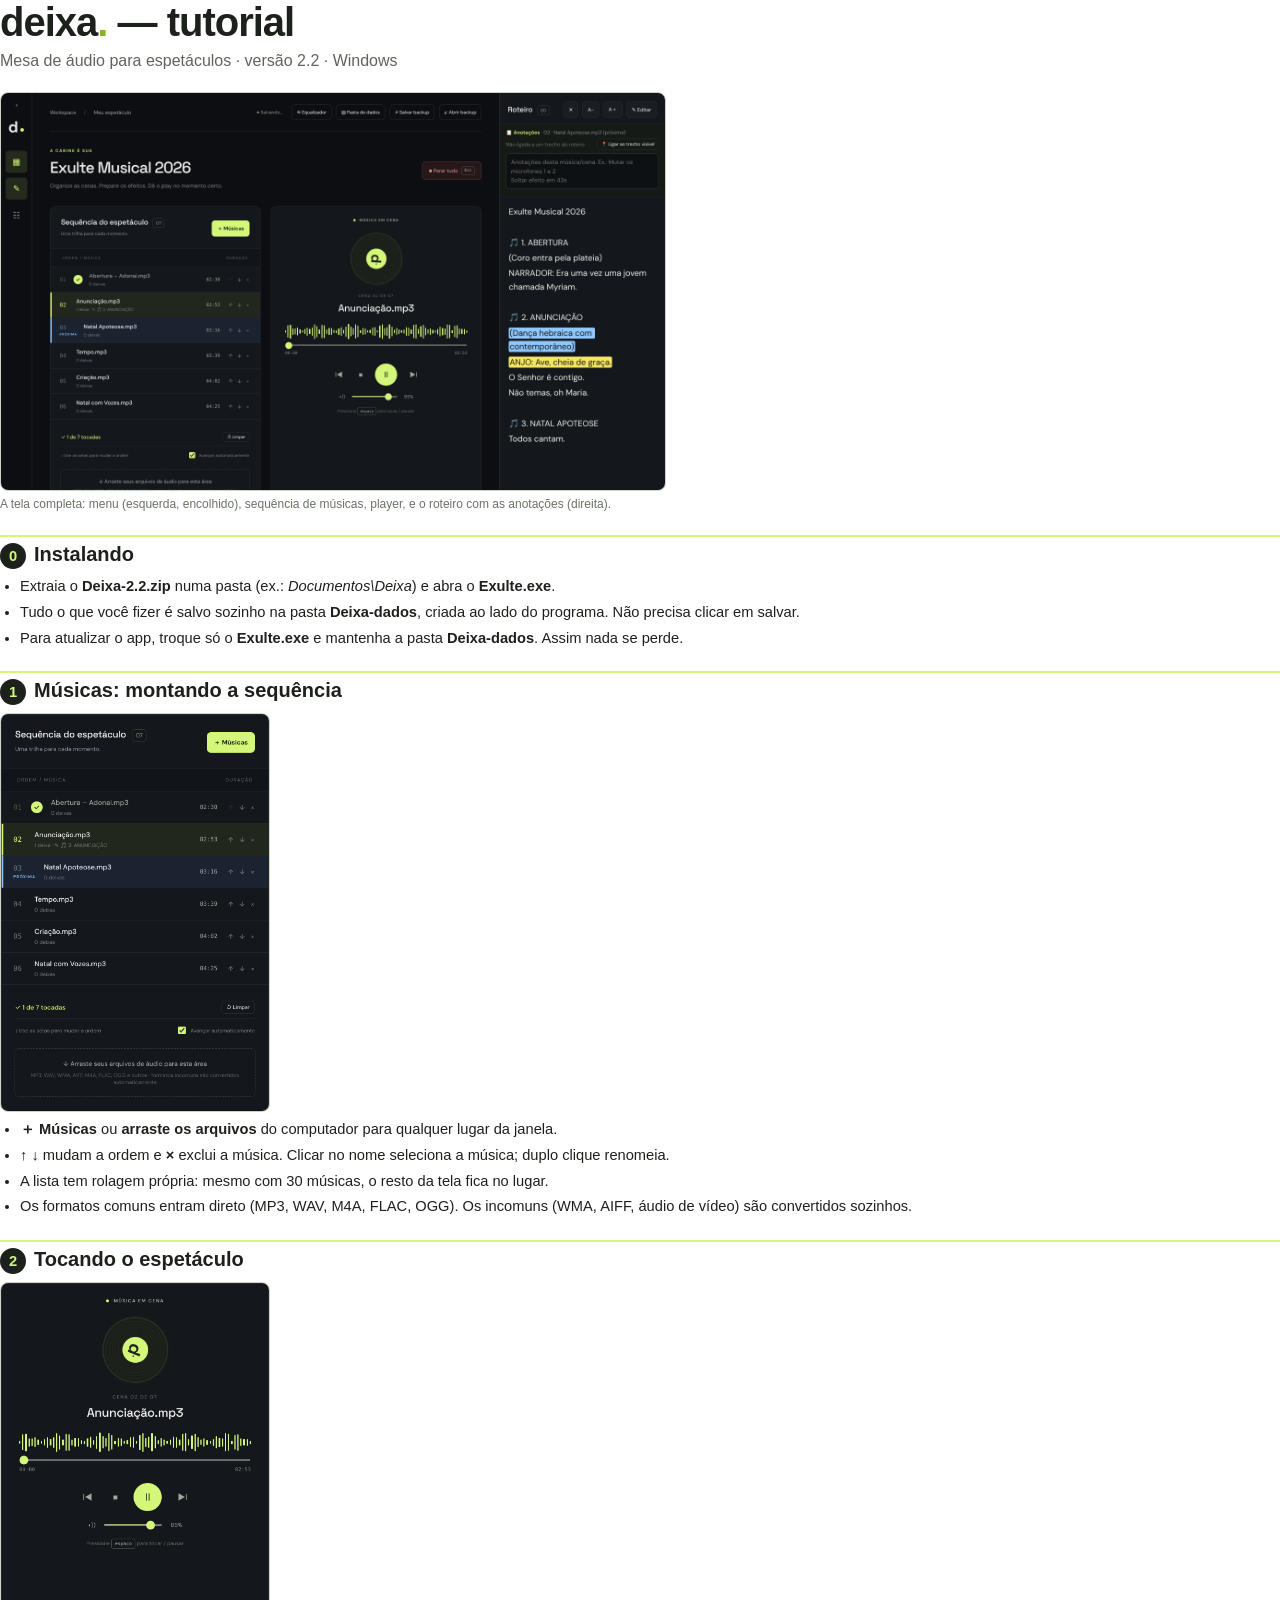
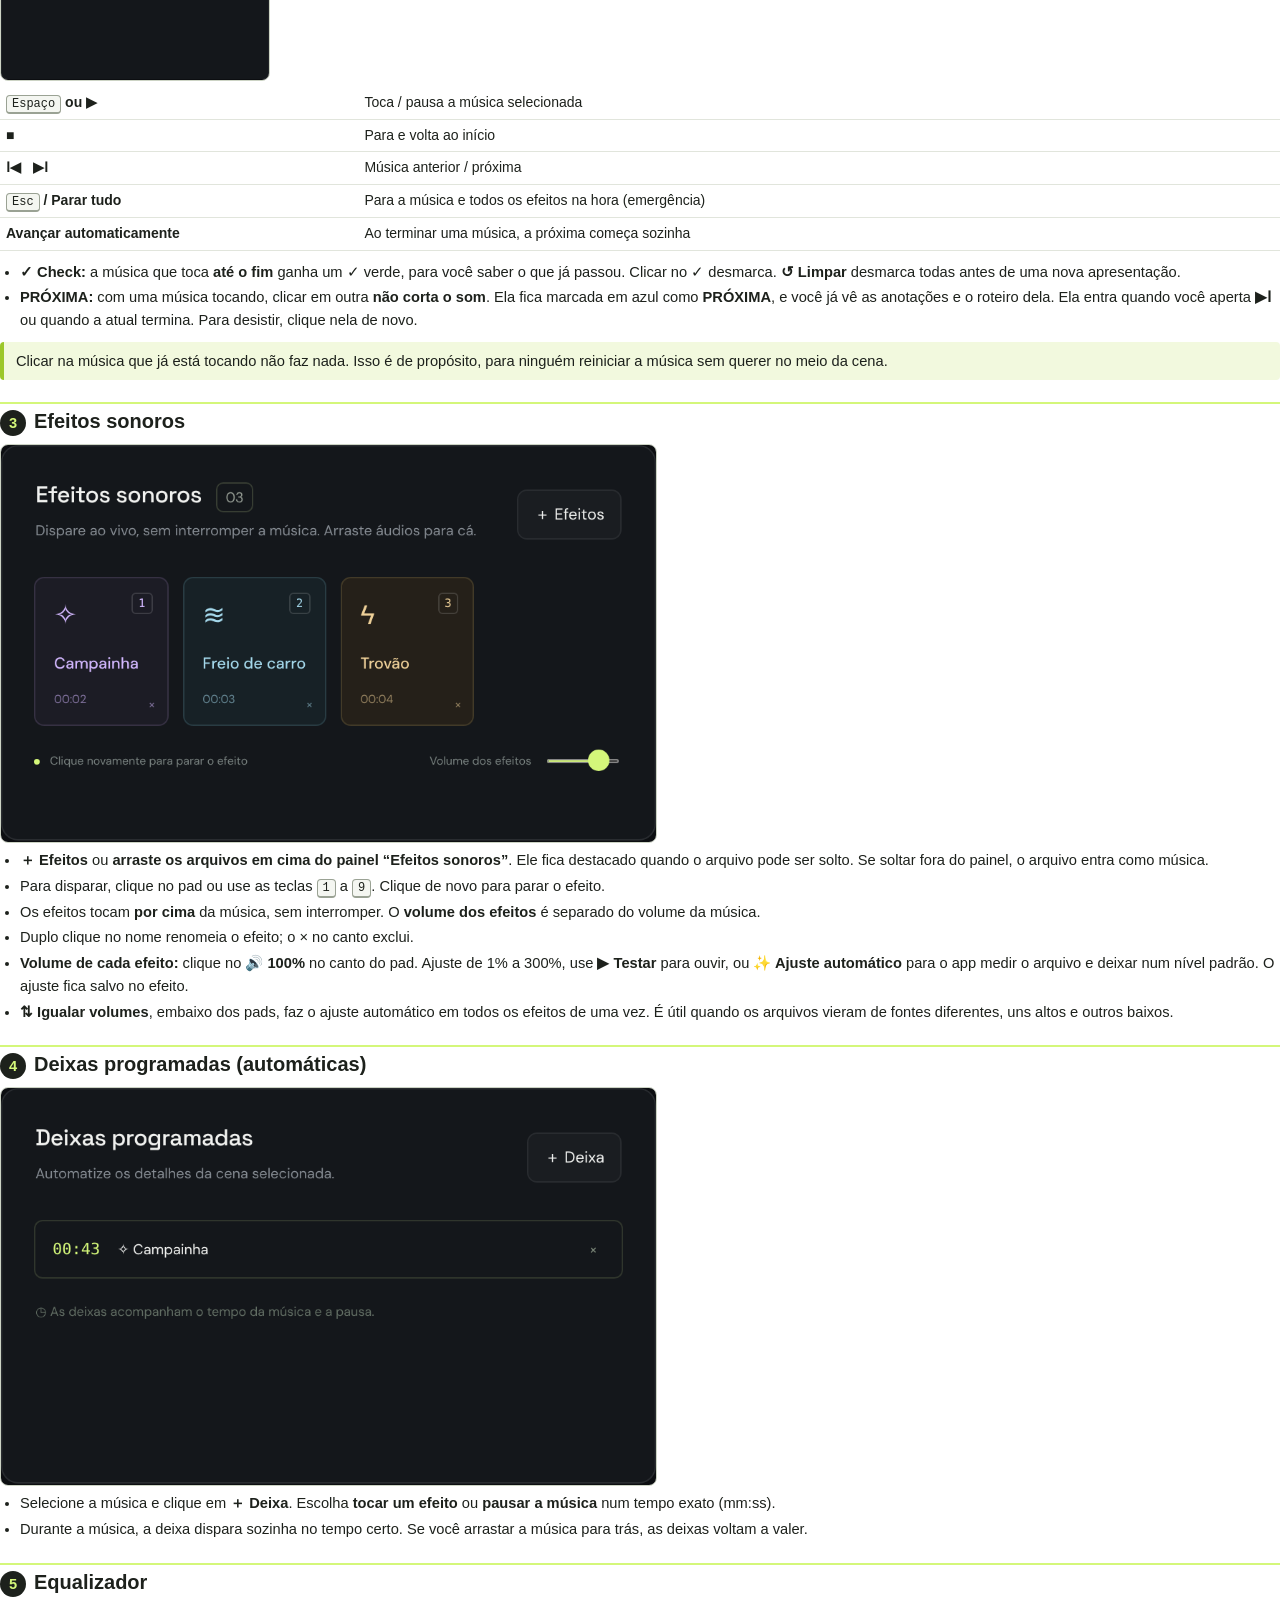
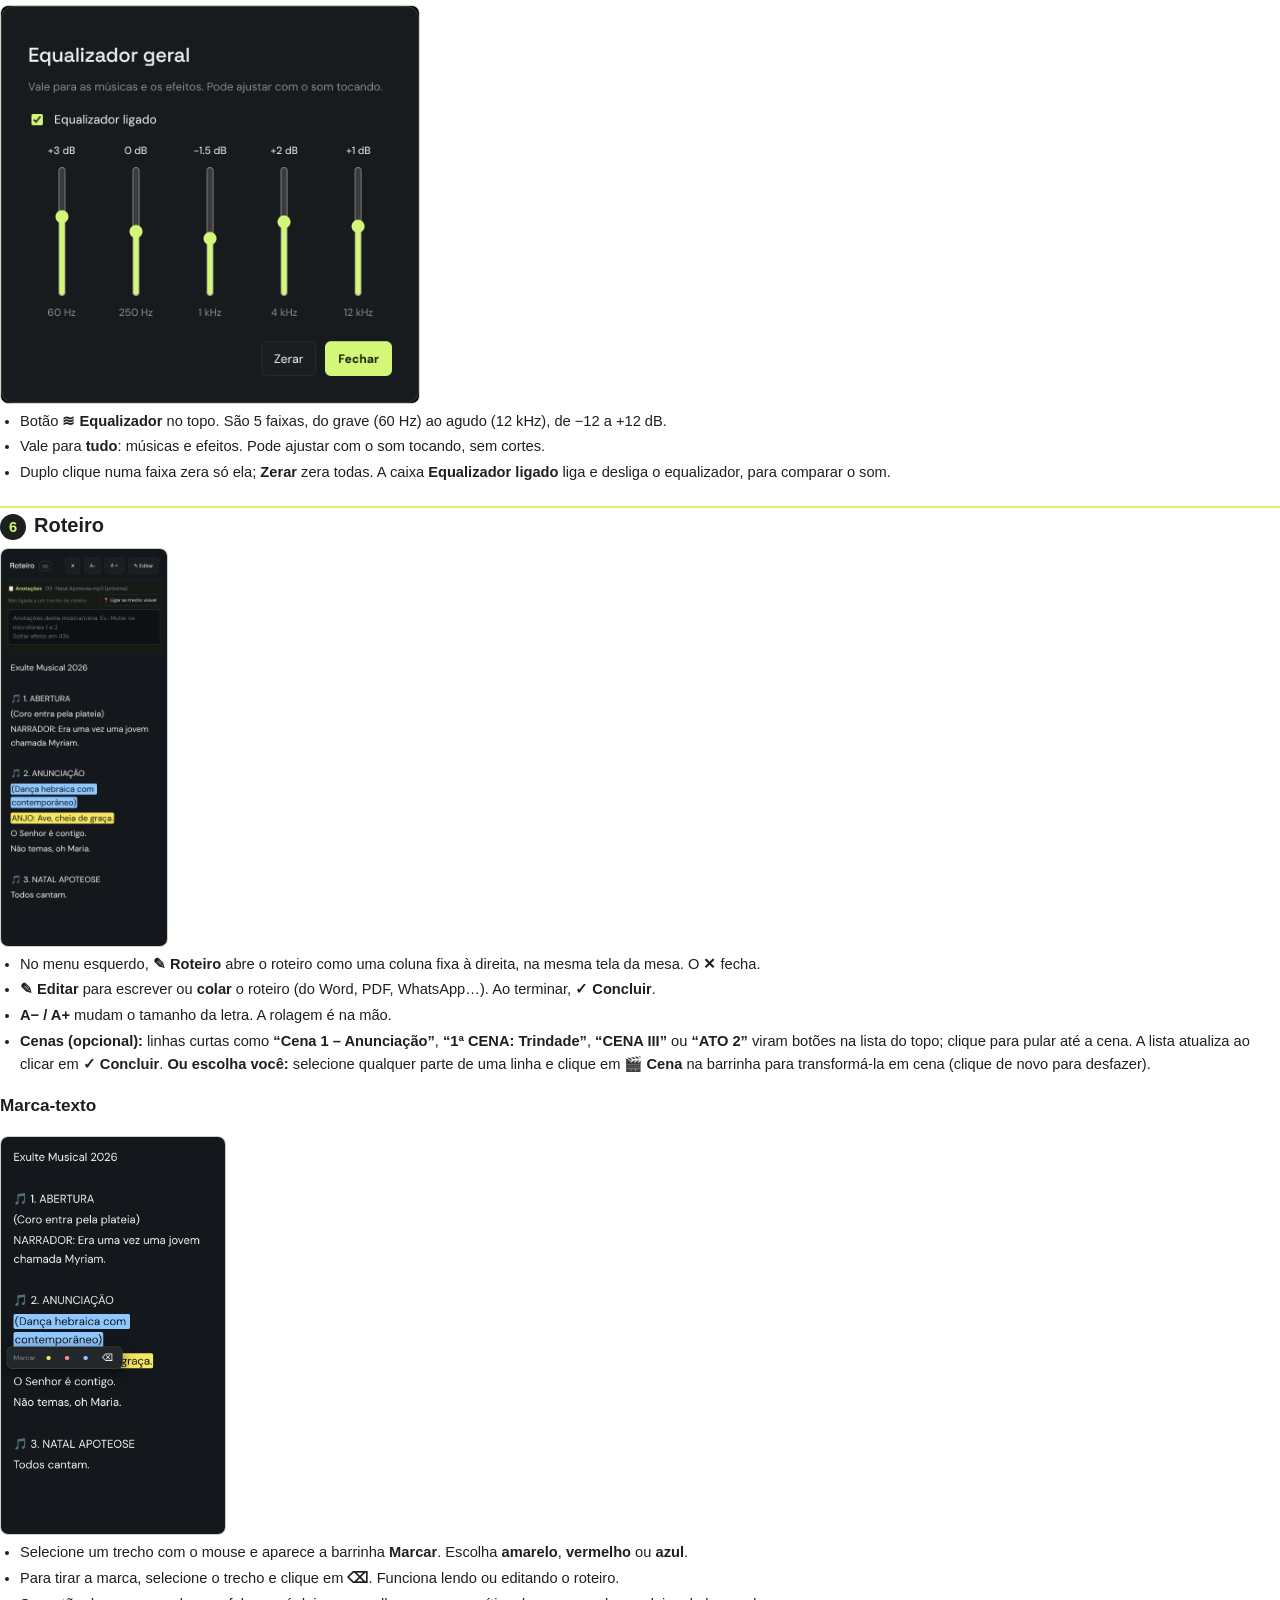
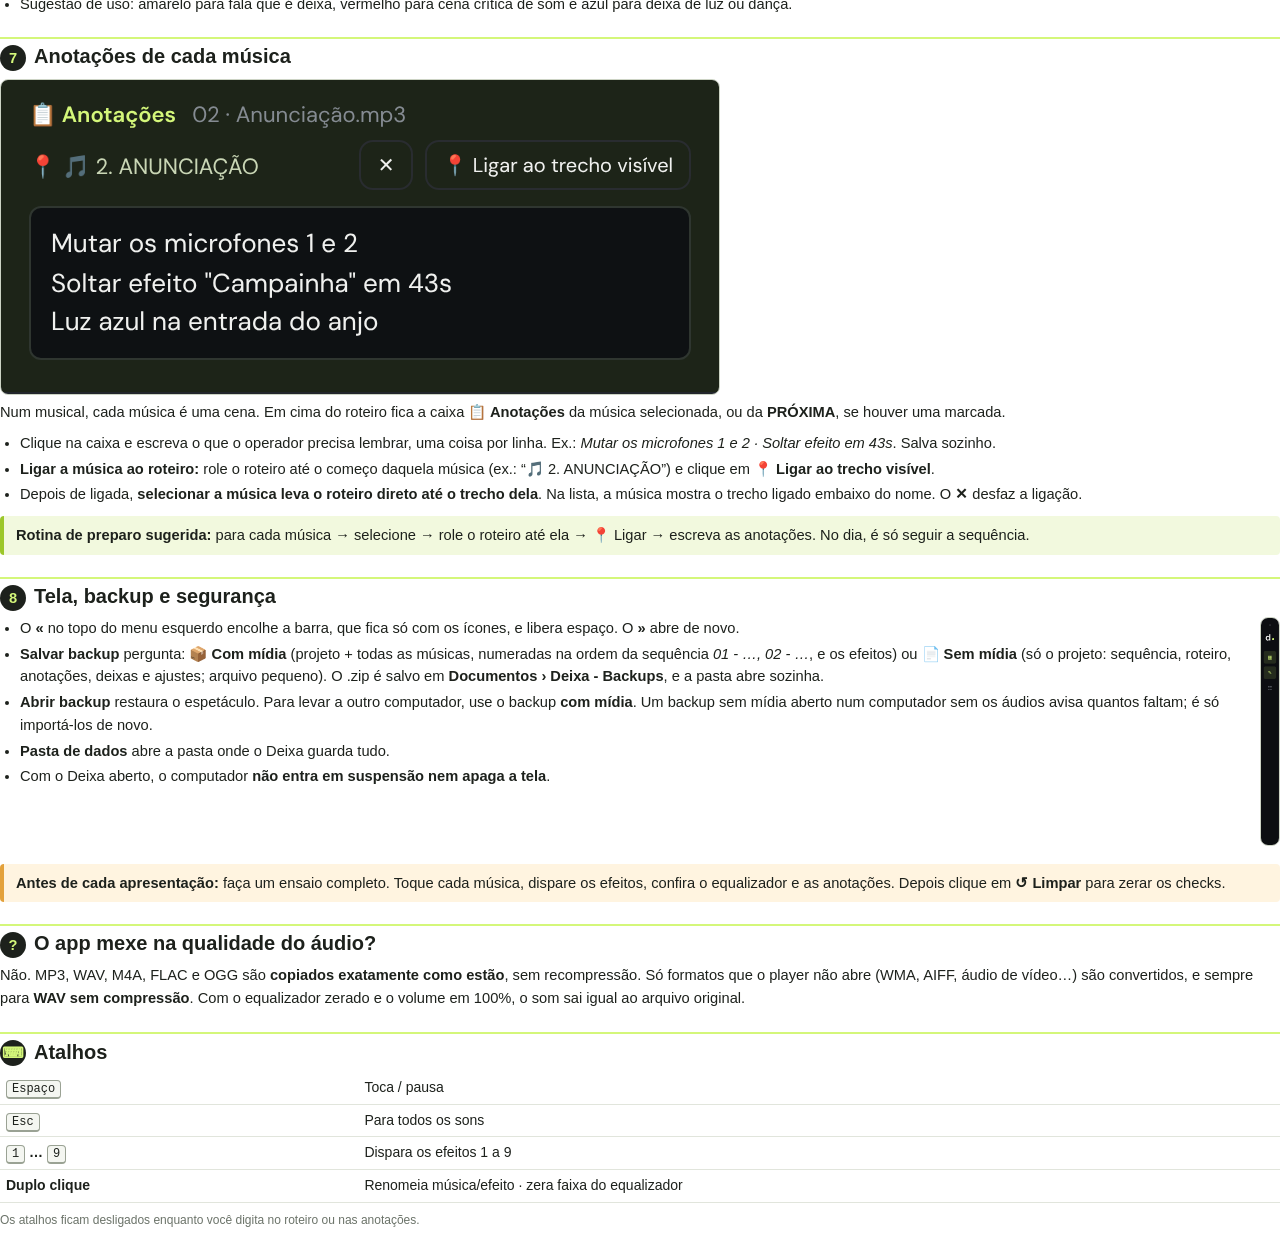
<file: docs/tutorial.html>
<!doctype html><html lang="pt-BR"><head><meta charset="utf-8"><title>Tutorial Deixa</title>
<style>
@page{size:A4;margin:16mm 15mm}
body{font:11pt/1.55 'DM Sans',Arial,sans-serif;color:#1d211c;margin:0}
h1{font:700 30pt Arial;margin:0 0 4px;letter-spacing:-1px}h1 span{color:#8bb31f}
.sub{color:#5d665c;margin:0 0 18px;font-size:12pt}
h2{font:700 15pt Arial;margin:22px 0 6px;padding-top:6px;border-top:2px solid #d4f77a;break-after:avoid}
h2 b{display:inline-grid;place-items:center;width:26px;height:26px;border-radius:50%;background:#1d211c;color:#d4f77a;font-size:11pt;margin-right:8px}
p{margin:4px 0 8px}ul{margin:4px 0 10px;padding-left:20px}li{margin:3px 0}
img{display:block;max-width:100%;max-height:105mm;width:auto;border-radius:8px;border:1px solid #ccd3c4;margin:8px 0 6px;break-inside:avoid}
img.s{max-width:62%}img.xs{max-width:46%}
kbd{font:9pt monospace;border:1px solid #9aa294;border-bottom-width:2px;border-radius:4px;padding:1px 5px;background:#f4f6f1}
.tip{background:#f2f9de;border-left:4px solid #9cc72a;padding:8px 12px;border-radius:4px;margin:10px 0;break-inside:avoid}
.warn{background:#fff4e0;border-left:4px solid #e3a13b;padding:8px 12px;border-radius:4px;margin:10px 0;break-inside:avoid}
table{border-collapse:collapse;width:100%;margin:6px 0 10px;font-size:10.5pt}td{border-bottom:1px solid #e1e5dc;padding:5px 6px;vertical-align:top}td:first-child{white-space:nowrap;font-weight:600;width:28%}
.pb{break-before:page}
.cap{font-size:9pt;color:#6b7369;margin-top:-2px}
</style></head><body>
<h1>deixa<span>.</span> — tutorial</h1>
<p class="sub">Mesa de áudio para espetáculos · versão 2.2 · Windows</p>
<img src="1-mesa.png"><p class="cap">A tela completa: menu (esquerda, encolhido), sequência de músicas, player, e o roteiro com as anotações (direita).</p>

<h2><b>0</b>Instalando</h2>
<ul><li>Extraia o <b>Deixa-2.2.zip</b> numa pasta (ex.: <i>Documentos\Deixa</i>) e abra o <b>Exulte.exe</b>.</li>
<li>Tudo o que você fizer é salvo sozinho na pasta <b>Deixa-dados</b>, criada ao lado do programa. Não precisa clicar em salvar.</li>
<li>Para atualizar o app, troque só o <b>Exulte.exe</b> e mantenha a pasta <b>Deixa-dados</b>. Assim nada se perde.</li></ul>

<h2><b>1</b>Músicas: montando a sequência</h2>
<img src="2-sequencia.png" class="s">
<ul><li><b>＋ Músicas</b> ou <b>arraste os arquivos</b> do computador para qualquer lugar da janela.</li>
<li><b>↑ ↓</b> mudam a ordem e <b>×</b> exclui a música. Clicar no nome seleciona a música; duplo clique renomeia.</li>
<li>A lista tem rolagem própria: mesmo com 30 músicas, o resto da tela fica no lugar.</li>
<li>Os formatos comuns entram direto (MP3, WAV, M4A, FLAC, OGG). Os incomuns (WMA, AIFF, áudio de vídeo) são convertidos sozinhos.</li></ul>

<h2><b>2</b>Tocando o espetáculo</h2>
<img src="3-player.png" class="xs">
<table>
<tr><td><kbd>Espaço</kbd> ou ▶</td><td>Toca / pausa a música selecionada</td></tr>
<tr><td>■</td><td>Para e volta ao início</td></tr>
<tr><td>Ⅰ◀ &nbsp; ▶Ⅰ</td><td>Música anterior / próxima</td></tr>
<tr><td><kbd>Esc</kbd> / Parar tudo</td><td>Para a música e todos os efeitos na hora (emergência)</td></tr>
<tr><td>Avançar automaticamente</td><td>Ao terminar uma música, a próxima começa sozinha</td></tr>
</table>
<ul><li><b>✓ Check:</b> a música que toca <b>até o fim</b> ganha um ✓ verde, para você saber o que já passou. Clicar no ✓ desmarca. <b>↺ Limpar</b> desmarca todas antes de uma nova apresentação.</li>
<li><b>PRÓXIMA:</b> com uma música tocando, clicar em outra <b>não corta o som</b>. Ela fica marcada em azul como <b>PRÓXIMA</b>, e você já vê as anotações e o roteiro dela. Ela entra quando você aperta <b>▶Ⅰ</b> ou quando a atual termina. Para desistir, clique nela de novo.</li></ul>
<div class="tip">Clicar na música que já está tocando não faz nada. Isso é de propósito, para ninguém reiniciar a música sem querer no meio da cena.</div>

<h2><b>3</b>Efeitos sonoros</h2>
<img src="4-efeitos.png" class="s">
<ul><li><b>＋ Efeitos</b> ou <b>arraste os arquivos em cima do painel “Efeitos sonoros”</b>. Ele fica destacado quando o arquivo pode ser solto. Se soltar fora do painel, o arquivo entra como música.</li>
<li>Para disparar, clique no pad ou use as teclas <kbd>1</kbd> a <kbd>9</kbd>. Clique de novo para parar o efeito.</li>
<li>Os efeitos tocam <b>por cima</b> da música, sem interromper. O <b>volume dos efeitos</b> é separado do volume da música.</li>
<li>Duplo clique no nome renomeia o efeito; o × no canto exclui.</li>
<li><b>Volume de cada efeito:</b> clique no <b>🔊 100%</b> no canto do pad. Ajuste de 1% a 300%, use <b>▶ Testar</b> para ouvir, ou <b>✨ Ajuste automático</b> para o app medir o arquivo e deixar num nível padrão. O ajuste fica salvo no efeito.</li>
<li><b>⇅ Igualar volumes</b>, embaixo dos pads, faz o ajuste automático em todos os efeitos de uma vez. É útil quando os arquivos vieram de fontes diferentes, uns altos e outros baixos.</li></ul>

<h2><b>4</b>Deixas programadas (automáticas)</h2>
<img src="5-deixas.png" class="s">
<ul><li>Selecione a música e clique em <b>＋ Deixa</b>. Escolha <b>tocar um efeito</b> ou <b>pausar a música</b> num tempo exato (mm:ss).</li>
<li>Durante a música, a deixa dispara sozinha no tempo certo. Se você arrastar a música para trás, as deixas voltam a valer.</li></ul>

<h2><b>5</b>Equalizador</h2>
<img src="6-eq.png" class="xs">
<ul><li>Botão <b>≋ Equalizador</b> no topo. São 5 faixas, do grave (60 Hz) ao agudo (12 kHz), de −12 a +12 dB.</li>
<li>Vale para <b>tudo</b>: músicas e efeitos. Pode ajustar com o som tocando, sem cortes.</li>
<li>Duplo clique numa faixa zera só ela; <b>Zerar</b> zera todas. A caixa <b>Equalizador ligado</b> liga e desliga o equalizador, para comparar o som.</li></ul>

<h2 class="pb"><b>6</b>Roteiro</h2>
<img src="7-roteiro.png" class="s">
<ul><li>No menu esquerdo, <b>✎ Roteiro</b> abre o roteiro como uma coluna fixa à direita, na mesma tela da mesa. O <b>✕</b> fecha.</li>
<li><b>✎ Editar</b> para escrever ou <b>colar</b> o roteiro (do Word, PDF, WhatsApp…). Ao terminar, <b>✓ Concluir</b>.</li>
<li><b>A− / A+</b> mudam o tamanho da letra. A rolagem é na mão.</li>
<li><b>Cenas (opcional):</b> linhas curtas como <b>“Cena 1 – Anunciação”</b>, <b>“1ª CENA: Trindade”</b>, <b>“CENA III”</b> ou <b>“ATO 2”</b> viram botões na lista do topo; clique para pular até a cena. A lista atualiza ao clicar em <b>✓ Concluir</b>. <b>Ou escolha você:</b> selecione qualquer parte de uma linha e clique em <b>🎬 Cena</b> na barrinha para transformá-la em cena (clique de novo para desfazer).</li></ul>

<h3>Marca-texto</h3>
<img src="8-marca.png" class="s">
<ul><li>Selecione um trecho com o mouse e aparece a barrinha <b>Marcar</b>. Escolha <b>amarelo</b>, <b>vermelho</b> ou <b>azul</b>.</li>
<li>Para tirar a marca, selecione o trecho e clique em <b>⌫</b>. Funciona lendo ou editando o roteiro.</li>
<li>Sugestão de uso: amarelo para fala que é deixa, vermelho para cena crítica de som e azul para deixa de luz ou dança.</li></ul>

<h2><b>7</b>Anotações de cada música</h2>
<img src="9-notas.png" class="s">
<p>Num musical, cada música é uma cena. Em cima do roteiro fica a caixa <b>📋 Anotações</b> da música selecionada, ou da <b>PRÓXIMA</b>, se houver uma marcada.</p>
<ul><li>Clique na caixa e escreva o que o operador precisa lembrar, uma coisa por linha. Ex.: <i>Mutar os microfones 1 e 2 · Soltar efeito em 43s</i>. Salva sozinho.</li>
<li><b>Ligar a música ao roteiro:</b> role o roteiro até o começo daquela música (ex.: “🎵 2. ANUNCIAÇÃO”) e clique em <b>📍 Ligar ao trecho visível</b>.</li>
<li>Depois de ligada, <b>selecionar a música leva o roteiro direto até o trecho dela</b>. Na lista, a música mostra o trecho ligado embaixo do nome. O <b>✕</b> desfaz a ligação.</li></ul>
<div class="tip"><b>Rotina de preparo sugerida:</b> para cada música → selecione → role o roteiro até ela → 📍 Ligar → escreva as anotações. No dia, é só seguir a sequência.</div>

<h2><b>8</b>Tela, backup e segurança</h2>
<img src="10-menu.png" style="max-height:60mm;float:right;margin:0 0 8px 14px">
<ul><li>O <b>«</b> no topo do menu esquerdo encolhe a barra, que fica só com os ícones, e libera espaço. O <b>»</b> abre de novo.</li>
<li><b>Salvar backup</b> pergunta: <b>📦 Com mídia</b> (projeto + todas as músicas, numeradas na ordem da sequência <i>01 - …, 02 - …</i>, e os efeitos) ou <b>📄 Sem mídia</b> (só o projeto: sequência, roteiro, anotações, deixas e ajustes; arquivo pequeno). O .zip é salvo em <b>Documentos › Deixa - Backups</b>, e a pasta abre sozinha.</li>
<li><b>Abrir backup</b> restaura o espetáculo. Para levar a outro computador, use o backup <b>com mídia</b>. Um backup sem mídia aberto num computador sem os áudios avisa quantos faltam; é só importá-los de novo.</li>
<li><b>Pasta de dados</b> abre a pasta onde o Deixa guarda tudo.</li>
<li>Com o Deixa aberto, o computador <b>não entra em suspensão nem apaga a tela</b>.</li></ul>
<div style="clear:both"></div>
<div class="warn"><b>Antes de cada apresentação:</b> faça um ensaio completo. Toque cada música, dispare os efeitos, confira o equalizador e as anotações. Depois clique em <b>↺ Limpar</b> para zerar os checks.</div>

<h2><b>?</b>O app mexe na qualidade do áudio?</h2>
<p>Não. MP3, WAV, M4A, FLAC e OGG são <b>copiados exatamente como estão</b>, sem recompressão. Só formatos que o player não abre (WMA, AIFF, áudio de vídeo…) são convertidos, e sempre para <b>WAV sem compressão</b>. Com o equalizador zerado e o volume em 100%, o som sai igual ao arquivo original.</p>
<h2><b>⌨</b>Atalhos</h2>
<table>
<tr><td><kbd>Espaço</kbd></td><td>Toca / pausa</td></tr>
<tr><td><kbd>Esc</kbd></td><td>Para todos os sons</td></tr>
<tr><td><kbd>1</kbd> … <kbd>9</kbd></td><td>Dispara os efeitos 1 a 9</td></tr>
<tr><td>Duplo clique</td><td>Renomeia música/efeito · zera faixa do equalizador</td></tr>
</table>
<p class="cap">Os atalhos ficam desligados enquanto você digita no roteiro ou nas anotações.</p>
</body></html>
</file>
